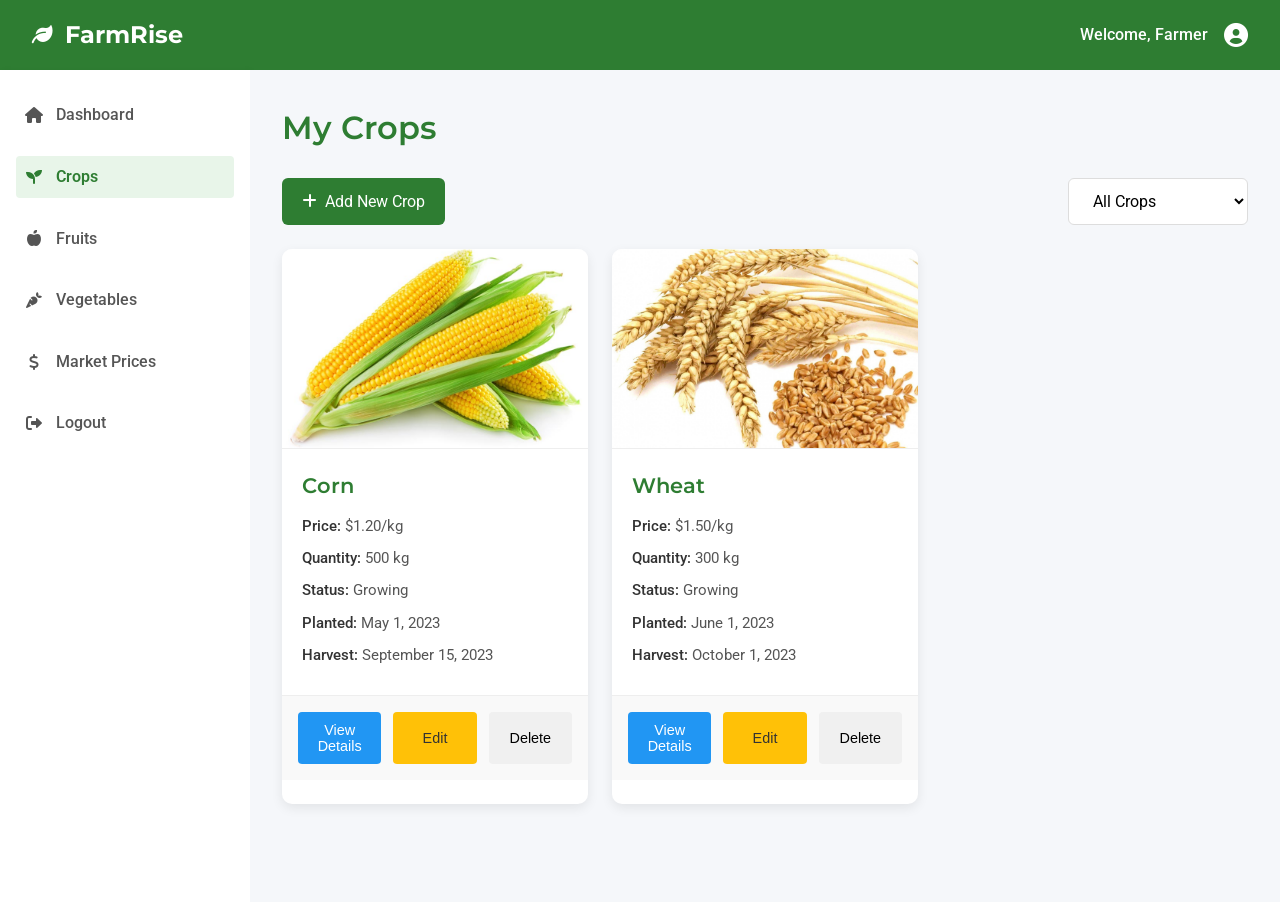
<file: Frontend/crop.html>
<!-- <!DOCTYPE html>
<html lang="en">
<head>
    <meta charset="UTF-8">
    <meta name="viewport" content="width=device-width, initial-scale=1.0">
    <title>FarmRise - Crops</title>
    <link rel="stylesheet" href="/Frontend/css/crop.css">
    <link href="https://fonts.googleapis.com/css2?family=Roboto:wght@400;700&family=Montserrat:wght@400;700&display=swap" rel="stylesheet">
    <script src="https://kit.fontawesome.com/your-fontawesome-kit.js" crossorigin="anonymous"></script>
</head>
<body>
    <header>
        <div class="logo">
            <i class="fas fa-leaf"></i>
            <span>FarmRise</span>
        </div>
        <div class="user-menu">
            <span>Welcome, Farmer John</span>
            <i class="fas fa-user-circle"></i>
        </div>
    </header>
    <div class="container">
        <nav>
            <ul>
                <li><a href="/Frontend/dashboard.html"><i class="fas fa-home"></i> Dashboard</a></li>
                <li><a href="/Frontend/crop.html" class="active"><i class="fas fa-seedling"></i> Crops</a></li>
                <li><a href="/Frontend/fruit.html" class="active"><i class="fas fa-seedling"></i> Fruits</a></li>
                <li><a href="/Frontend/vegetable.html" class="active"><i class="fas fa-seedling"></i> Vegetables</a></li> 
                <li><a href="/Frontend/marketprice.html"><i class="fas fa-dollar-sign"></i> Market Prices</a></li>
            </ul>
        </nav>
        <main class="crops-page">
            <h1>My Crops</h1>
            <div class="crop-actions">
                <button id="add-crop"><i class="fas fa-plus"></i> Add New Crop</button>
                <select id="filter-crops">
                    <option value="all">All Crops</option>
                    <option value="Growing">Growing</option>
                    <option value="Harvested">Harvested</option>
                </select>
            </div>
            <div class="crop-list">
                <div class="crop-item">
                    <img src="/Images/Crops/Maize.jpg" alt="Maize">
                    <div class="crop-info">
                        <h3>Corn</h3>
                        <p><strong>Status:</strong> Growing</p>
                        <p><strong>Planted:</strong> May 1, 2023</p>
                        <p><strong>Expected Harvest:</strong> September 15, 2023</p>
                    </div>
                    <div class="crop-actions">
                        <button class="view-details">View Details</button>
                        <button class="edit-crop">Edit</button>
                    </div>
                </div>
                <div class="crop-item">
                    <img src="/Images/Crops/Coffee.jpg" alt="Coffee">
                    <div class="crop-info">
                        <h3>Corn</h3>
                        <p><strong>Status:</strong> Growing</p>
                        <p><strong>Planted:</strong> May 1, 2023</p>
                        <p><strong>Expected Harvest:</strong> September 15, 2023</p>
                    </div>
                    <div class="crop-actions">
                        <button class="view-details">View Details</button>
                        <button class="edit-crop">Edit</button>
                    </div>
                    
                </div>
                <div class="crop-item">
                    <img src="/Images/Crops/Coconut.jpg" alt="Coconut">
                    <div class="crop-info">
                        <h3>Corn</h3>
                        <p><strong>Status:</strong> Growing</p>
                        <p><strong>Planted:</strong> May 1, 2023</p>
                        <p><strong>Expected Harvest:</strong> September 15, 2023</p>
                    </div>
                    <div class="crop-actions">
                        <button class="view-details">View Details</button>
                        <button class="edit-crop">Edit</button>
                    </div>
                </div>
                <div class="crop-item">
                    <img src="/Images/Crops/Sugarcane.jpg" alt="Sugarcane">
                    <div class="crop-info">
                        <h3>Corn</h3>
                        <p><strong>Status:</strong> Growing</p>
                        <p><strong>Planted:</strong> May 1, 2023</p>
                        <p><strong>Expected Harvest:</strong> September 15, 2023</p>
                    </div>
                    <div class="crop-actions">
                        <button class="view-details">View Details</button>
                        <button class="edit-crop">Edit</button>
                    </div>
                </div>
                <div class="crop-item">
                    <img src="/Images/Crops/Wheat.jpg" alt="Wheat">
                    <div class="crop-info">
                        <h3>Soybeans</h3>
                        <p><strong>Status:</strong> Growing</p>
                        <p><strong>Planted:</strong> June 1, 2023</p>
                        <p><strong>Expected Harvest:</strong> October 1, 2023</p>
                    </div>
                    <div class="crop-actions">
                        <button class="view-details">View Details</button>
                        <button class="edit-crop">Edit</button>
                    </div>
                </div>
                <div class="crop-item">
                    <img src="/Images/Crops/Rice.jpg" alt="Rice">
                    <div class="crop-info">
                        <h3>Wheat</h3>
                        <p><strong>Status:</strong> Harvested</p>
                        <p><strong>Planted:</strong> October 1, 2022</p>
                        <p><strong>Harvested:</strong> July 1, 2023</p>
                    </div>
                    <div class="crop-actions">
                        <button class="view-details">View Details</button>
                        <button class="edit-crop">Edit</button>
                    </div>
                </div>
            </div>
        </main>
    </div>
    <script src="/Frontend/js/crop.js"></script>
</body>
</html> -->

<!DOCTYPE html>
<html lang="en">
<head>
    <meta charset="UTF-8">
    <meta name="viewport" content="width=device-width, initial-scale=1.0">
    <title>FarmRise - Crops</title>
    <link rel="stylesheet" href="/Frontend/css/common.css">
    <link href="https://fonts.googleapis.com/css2?family=Roboto:wght@400;700&family=Montserrat:wght@400;700&display=swap" rel="stylesheet">
    <link rel="stylesheet" href="https://cdnjs.cloudflare.com/ajax/libs/font-awesome/6.0.0/css/all.min.css">
    <script type="module" src="/Frontend/js/common.js"></script>
</head>
<body>
    <header>
        <div class="logo">
            <i class="fas fa-leaf"></i>
            <span>FarmRise</span>
        </div>
        <div class="user-menu">
            <span id="welcome-message">Welcome, Farmer</span>
            <i class="fas fa-user-circle"></i>
        </div>
    </header>
    <div class="container">
        <nav>
            <ul>
                <li><a href="/Frontend/dashboard.html"><i class="fas fa-home"></i> Dashboard</a></li>
                <li><a href="/Frontend/crop.html" class="active"><i class="fas fa-seedling"></i> Crops</a></li>
                <li><a href="/Frontend/fruit.html"><i class="fas fa-apple-alt"></i> Fruits</a></li>
                <li><a href="/Frontend/vegetable.html"><i class="fas fa-carrot"></i> Vegetables</a></li> 
                <li><a href="/Frontend/marketprice.html"><i class="fas fa-dollar-sign"></i> Market Prices</a></li>
                <li><a href="/Frontend/index.html" id="logout-btn"><i class="fas fa-sign-out-alt"></i> Logout</a></li>
            </ul>
        </nav>
        <main class="products-page">
            <h1 class="page-title">My Crops</h1>
            <div class="product-actions">
                <button id="add-product" class="btn-primary"><i class="fas fa-plus"></i> Add New Crop</button>
                <select id="filter-products" class="filter-select">
                    <option value="all">All Crops</option>
                    <option value="Growing">Growing</option>
                    <option value="Harvested">Harvested</option>
                </select>
            </div>
            <div class="product-list">
                <!-- Sample items will be replaced by dynamic content -->
                <div class="product-item sample-item">
                    <img src="/Images/Crops/Maize.jpg" alt="Corn" onerror="this.src='/Images/placeholder.jpg'">
                    <div class="product-info">
                        <h3>Corn</h3>
                        <p><strong>Price:</strong> $1.20/kg</p>
                        <p><strong>Quantity:</strong> 500 kg</p>
                        <p><strong>Status:</strong> Growing</p>
                        <p><strong>Planted:</strong> May 1, 2023</p>
                        <p><strong>Harvest:</strong> September 15, 2023</p>
                    </div>
                    <div class="product-actions">
                        <button class="view-details btn-secondary">View Details</button>
                        <button class="edit-product btn-secondary">Edit</button>
                        <button class="delete-product btn-danger">Delete</button>
                    </div>
                </div>
                <div class="product-item sample-item">
                    <img src="/Images/Crops/Wheat.jpg" alt="Wheat" onerror="this.src='/Images/placeholder.jpg'">
                    <div class="product-info">
                        <h3>Wheat</h3>
                        <p><strong>Price:</strong> $1.50/kg</p>
                        <p><strong>Quantity:</strong> 300 kg</p>
                        <p><strong>Status:</strong> Growing</p>
                        <p><strong>Planted:</strong> June 1, 2023</p>
                        <p><strong>Harvest:</strong> October 1, 2023</p>
                    </div>
                    <div class="product-actions">
                        <button class="view-details btn-secondary">View Details</button>
                        <button class="edit-product btn-secondary">Edit</button>
                        <button class="delete-product btn-danger">Delete</button>
                    </div>
                </div>
                <!-- Dynamic content will be loaded here -->
            </div>
        </main>
    </div>

    <!-- Product Modal -->
    <div id="product-modal" class="modal">
        <div class="modal-content">
            <span class="close">&times;</span>
            <h2 id="modal-title">Add New Crop</h2>
            <form id="product-form">
                <div class="form-group">
                    <label for="product-name">Crop Name*</label>
                    <input type="text" id="product-name" required class="form-input">
                </div>
                <div class="form-group">
                    <label for="product-price">Price (per kg)*</label>
                    <input type="number" id="product-price" step="0.01" min="0" required class="form-input">
                </div>
                <div class="form-group">
                    <label for="product-quantity">Available Quantity (kg)*</label>
                    <input type="number" id="product-quantity" min="0" required class="form-input">
                </div>
                <div class="form-group">
                    <label for="product-image">Image URL*</label>
                    <input type="url" id="product-image" required class="form-input">
                </div>
                <div class="form-group">
                    <label for="planted-date">Planted Date*</label>
                    <input type="date" id="planted-date" required class="form-input">
                </div>
                <div class="form-group">
                    <label for="harvest-date">Expected Harvest Date</label>
                    <input type="date" id="harvest-date" class="form-input">
                </div>
                <div class="form-group">
                    <label for="product-status">Status*</label>
                    <select id="product-status" required class="form-input">
                        <option value="Growing">Growing</option>
                        <option value="Harvested">Harvested</option>
                    </select>
                </div>
                <button type="submit" class="submit-btn">Save Crop</button>
            </form>
        </div>
    </div>
</body>
</html>
</file>
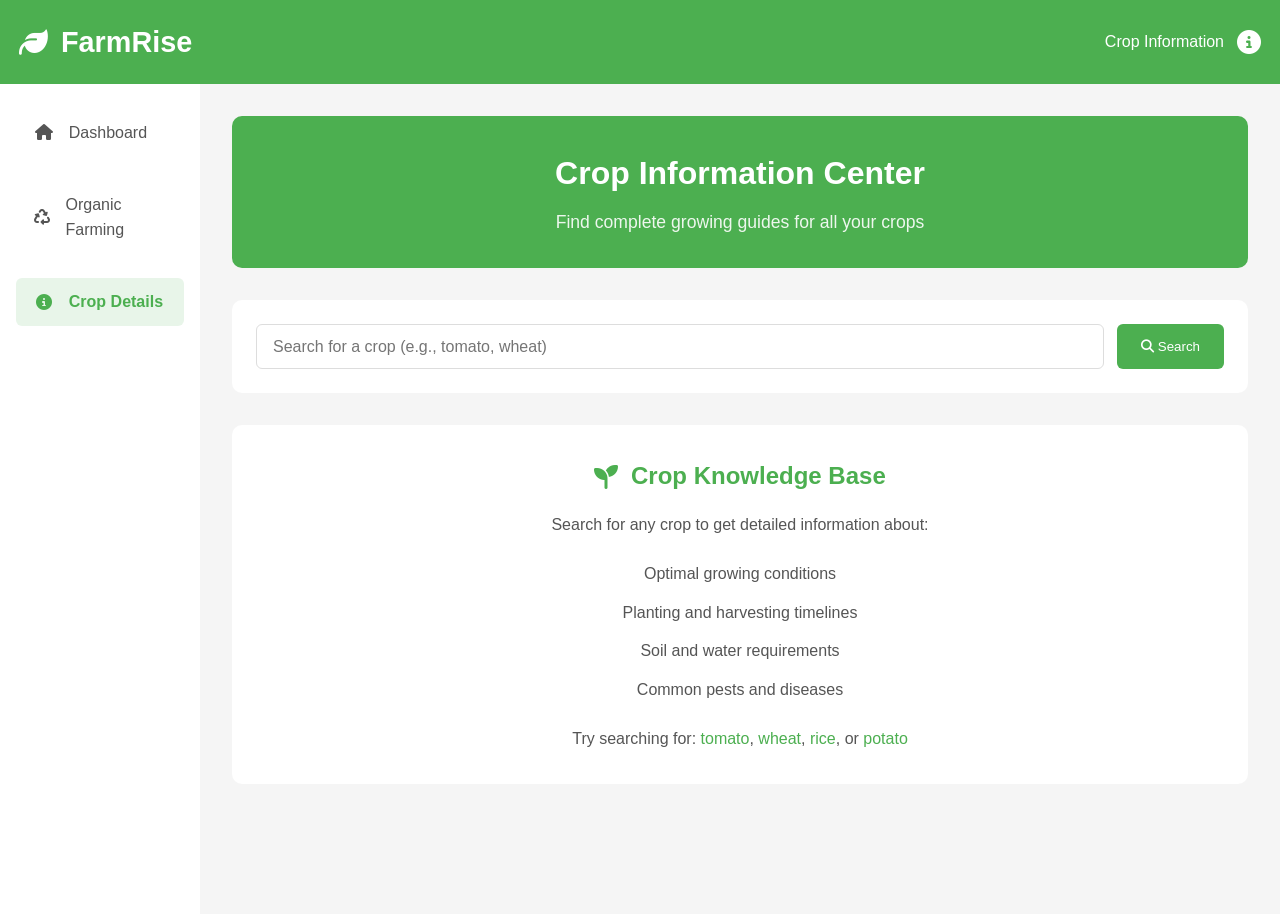
<file: Frontend/farming.html>
<!DOCTYPE html>
<html lang="en">
<head>
    <meta charset="UTF-8">
    <meta name="viewport" content="width=device-width, initial-scale=1.0">
    <title>FarmRise - Crop Information</title>
    <link rel="stylesheet" href="/Frontend/css/farming.css">
    <link rel="stylesheet" href="https://cdnjs.cloudflare.com/ajax/libs/font-awesome/6.4.0/css/all.min.css">
</head>
<body>
    <header>
        <div class="logo">
            <i class="fas fa-leaf"></i>
            <span>FarmRise</span>
        </div>
        <div class="user-menu">
            <span>Crop Information</span>
            <i class="fas fa-info-circle"></i>
        </div>
    </header>
    <div class="container">
        <nav>
            <ul>
                <li><a href="/Frontend/dashboard.html"><i class="fas fa-home"></i> Dashboard</a></li>
                <li><a href="/Frontend/organic.html"><i class="fas fa-recycle"></i> Organic Farming</a></li>
                <li><a href="/Frontend/farming.html" class="active"><i class="fas fa-info-circle"></i> Crop Details</a></li>
            </ul>
        </nav>
        <main>
            <div class="hero-banner">
                <h1>Crop Information Center</h1>
                <p>Find complete growing guides for all your crops</p>
            </div>

            <div class="search-section">
                <div class="search-container">
                    <input type="text" id="crop-search" placeholder="Search for a crop (e.g., tomato, wheat)">
                    <button id="search-btn"><i class="fas fa-search"></i> Search</button>
                </div>
            </div>

            <div class="results-container" id="results-container">
                <!-- Default content before search -->
                <div class="welcome-message">
                    <h2><i class="fas fa-seedling"></i> Crop Knowledge Base</h2>
                    <p>Search for any crop to get detailed information about:</p>
                    <ul>
                        <li>Optimal growing conditions</li>
                        <li>Planting and harvesting timelines</li>
                        <li>Soil and water requirements</li>
                        <li>Common pests and diseases</li>
                    </ul>
                    <div class="popular-searches">
                        <p>Try searching for: <span>tomato</span>, <span>wheat</span>, <span>rice</span>, or <span>potato</span></p>
                    </div>
                </div>

                <!-- Results will be inserted here by JavaScript -->
            </div>
        </main>
    </div>
    <script src="/Frontend/js/farming.js"></script>
</body>
</html>
</file>
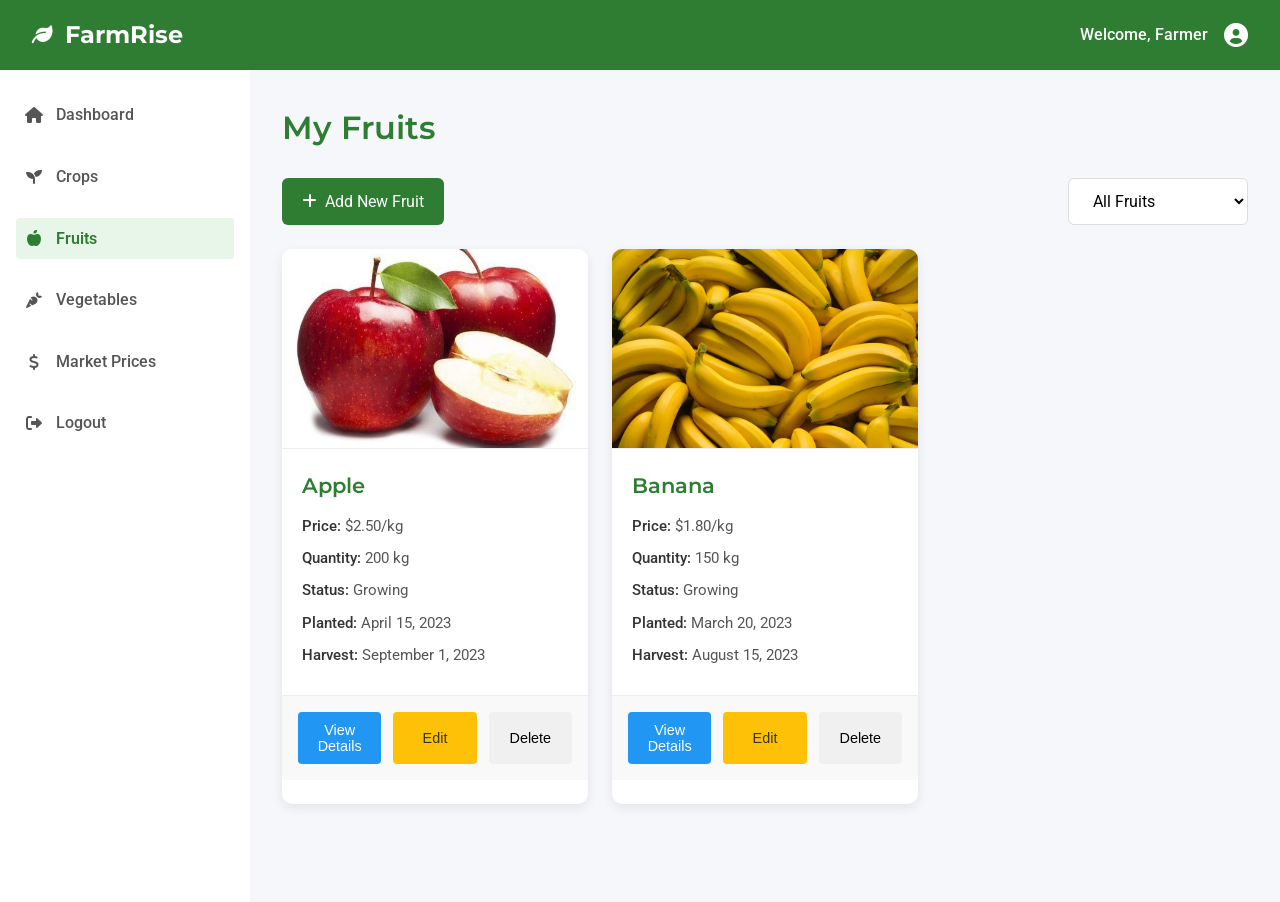
<file: Frontend/fruit.html>
<!-- <!DOCTYPE html>
<html lang="en">
<head>
    <meta charset="UTF-8">
    <meta name="viewport" content="width=device-width, initial-scale=1.0">
    <title>FarmRise - Crops</title>
    <link rel="stylesheet" href="/Frontend/css/crop.css">
    <link href="https://fonts.googleapis.com/css2?family=Roboto:wght@400;700&family=Montserrat:wght@400;700&display=swap" rel="stylesheet">
    <script src="https://kit.fontawesome.com/your-fontawesome-kit.js" crossorigin="anonymous"></script>
</head>
<body>
    <header>
        <div class="logo">
            <i class="fas fa-leaf"></i>
            <span>FarmRise</span>
        </div>
        <div class="user-menu">
            <span>Welcome, Farmer John</span>
            <i class="fas fa-user-circle"></i>
        </div>
    </header>
    <div class="container">
        <nav>
            <ul>
                <li><a href="/Frontend/dashboard.html"><i class="fas fa-home"></i> Dashboard</a></li>
                <li><a href="/Frontend/crop.html" class="active"><i class="fas fa-seedling"></i> Crops</a></li>
                <li><a href="fruit.html" class="active"><i class="fas fa-seedling"></i> Fruits</a></li>
                <li><a href="/Frontend/vegetable.html" class="active"><i class="fas fa-seedling"></i> Vegetables</a></li>                 
                <li><a href="/Frontend/marketprice.html"><i class="fas fa-dollar-sign"></i> Market Prices</a></li>

            </ul>
        </nav>
        <main class="crops-page">
            <h1>My Crops</h1>
            <div class="crop-actions">
                <button id="add-crop"><i class="fas fa-plus"></i> Add New Crop</button>
                <select id="filter-crops">
                    <option value="all">All Crops</option>
                    <option value="Growing">Growing</option>
                    <option value="Harvested">Harvested</option>
                </select>
            </div>
            <div class="crop-list">
                <div class="crop-item">
                    <img src="/Images/Fruits/Apple.jpg" alt="Apple">
                    <div class="crop-info">
                        <h3>Apple</h3>
                        <p><strong>Status:</strong> Growing</p>
                        <p><strong>Planted:</strong> May 1, 2023</p>
                        <p><strong>Expected Harvest:</strong> September 15, 2023</p>
                    </div>
                    <div class="crop-actions">
                        <button class="view-details">View Details</button>
                        <button class="edit-crop">Edit</button>
                    </div>
                </div>
                <div class="crop-item">
                    <img src="/Images/Fruits/Bananas.jpg" alt="Bananas">
                    <div class="crop-info">
                        <h3>Bananas</h3>
                        <p><strong>Status:</strong> Growing</p>
                        <p><strong>Planted:</strong> May 1, 2023</p>
                        <p><strong>Expected Harvest:</strong> September 15, 2023</p>
                    </div>
                    <div class="crop-actions">
                        <button class="view-details">View Details</button>
                        <button class="edit-crop">Edit</button>
                    </div>
                    
                </div>
                <div class="crop-item">
                    <img src="/Images/Fruits/custartapple.cms" alt="custartapple">
                    <div class="crop-info">
                        <h3>custartapple</h3>
                        <p><strong>Status:</strong> Growing</p>
                        <p><strong>Planted:</strong> May 1, 2023</p>
                        <p><strong>Expected Harvest:</strong> September 15, 2023</p>
                    </div>
                    <div class="crop-actions">
                        <button class="view-details">View Details</button>
                        <button class="edit-crop">Edit</button>
                    </div>
                </div>
                <div class="crop-item">
                    <img src="/Images/Fruits/Green Grapes.jpg" alt="Green Grapes">
                    <div class="crop-info">
                        <h3>Green Grapes</h3>
                        <p><strong>Status:</strong> Growing</p>
                        <p><strong>Planted:</strong> May 1, 2023</p>
                        <p><strong>Expected Harvest:</strong> September 15, 2023</p>
                    </div>
                    <div class="crop-actions">
                        <button class="view-details">View Details</button>
                        <button class="edit-crop">Edit</button>
                    </div>
                </div>
                <div class="crop-item">
                    <img src="/Images/Fruits/Mango.jpg" alt="Mango">
                    <div class="crop-info">
                        <h3>Mango</h3>
                        <p><strong>Status:</strong> Growing</p>
                        <p><strong>Planted:</strong> June 1, 2023</p>
                        <p><strong>Expected Harvest:</strong> October 1, 2023</p>
                    </div>
                    <div class="crop-actions">
                        <button class="view-details">View Details</button>
                        <button class="edit-crop">Edit</button>
                    </div>
                </div>
                <div class="crop-item">
                    <img src="/Images/Fruits/orange.jpg" alt="Orange">
                    <div class="crop-info">
                        <h3>Orange</h3>
                        <p><strong>Status:</strong> Harvested</p>
                        <p><strong>Planted:</strong> October 1, 2022</p>
                        <p><strong>Harvested:</strong> July 1, 2023</p>
                    </div>
                    <div class="crop-actions">
                        <button class="view-details">View Details</button>
                        <button class="edit-crop">Edit</button>
                    </div>
                </div>
                <div class="crop-item">
                    <img src="/Images/Fruits/strawberry.jpg" alt="Strawberry">
                    <div class="crop-info">
                        <h3>Strawberry</h3>
                        <p><strong>Status:</strong> Harvested</p>
                        <p><strong>Planted:</strong> October 1, 2022</p>
                        <p><strong>Harvested:</strong> July 1, 2023</p>
                    </div>
                    <div class="crop-actions">
                        <button class="view-details">View Details</button>
                        <button class="edit-crop">Edit</button>
                    </div>
                </div>
            </div>
        </main>
    </div>
    <script src="/Frontend/js/crop.js"></script>
</body>
</html> -->
<!DOCTYPE html>
<html lang="en">
<head>
    <meta charset="UTF-8">
    <meta name="viewport" content="width=device-width, initial-scale=1.0">
    <title>FarmRise - Fruits</title>
    <link rel="stylesheet" href="/Frontend/css/common.css">
    <link href="https://fonts.googleapis.com/css2?family=Roboto:wght@400;700&family=Montserrat:wght@400;700&display=swap" rel="stylesheet">
    <link rel="stylesheet" href="https://cdnjs.cloudflare.com/ajax/libs/font-awesome/6.0.0/css/all.min.css">
    <script type="module" src="/Frontend/js/common.js"></script>
</head>
<body>
    <header>
        <div class="logo">
            <i class="fas fa-leaf"></i>
            <span>FarmRise</span>
        </div>
        <div class="user-menu">
            <span>Welcome, Farmer</span>
            <i class="fas fa-user-circle"></i>
        </div>
    </header>
    <div class="container">
        <nav>
            <ul>
                <li><a href="/Frontend/dashboard.html"><i class="fas fa-home"></i> Dashboard</a></li>
                <li><a href="/Frontend/crop.html"><i class="fas fa-seedling"></i> Crops</a></li>
                <li><a href="/Frontend/fruit.html" class="active"><i class="fas fa-apple-alt"></i> Fruits</a></li>
                <li><a href="/Frontend/vegetable.html"><i class="fas fa-carrot"></i> Vegetables</a></li> 
                <li><a href="/Frontend/marketprice.html"><i class="fas fa-dollar-sign"></i> Market Prices</a></li>
                <li><a href="/Frontend/index.html" id="logout-btn"><i class="fas fa-sign-out-alt"></i> Logout</a></li>
            </ul>
        </nav>
        <main class="products-page">
            <h1 class="page-title">My Fruits</h1>
            <div class="product-actions">
                <button id="add-product"><i class="fas fa-plus"></i> Add New Fruit</button>
                <select id="filter-products">
                    <option value="all">All Fruits</option>
                    <option value="Growing">Growing</option>
                    <option value="Harvested">Harvested</option>
                </select>
            </div>
            <div class="product-list">
                <!-- Default fruits will be loaded automatically -->
                <div class="product-item">
                    <img src="/Images/Fruits/Apple.jpg" alt="Apple">
                    <div class="product-info">
                        <h3>Apple</h3>
                        <p><strong>Price:</strong> $2.50/kg</p>
                        <p><strong>Quantity:</strong> 200 kg</p>
                        <p><strong>Status:</strong> Growing</p>
                        <p><strong>Planted:</strong> April 15, 2023</p>
                        <p><strong>Harvest:</strong> September 1, 2023</p>
                    </div>
                    <div class="product-actions">
                        <button class="view-details">View Details</button>
                        <button class="edit-product">Edit</button>
                        <button class="delete-product">Delete</button>
                    </div>
                </div>
                <div class="product-item">
                    <img src="/Images/Fruits/Bananas.jpg" alt="Banana">
                    <div class="product-info">
                        <h3>Banana</h3>
                        <p><strong>Price:</strong> $1.80/kg</p>
                        <p><strong>Quantity:</strong> 150 kg</p>
                        <p><strong>Status:</strong> Growing</p>
                        <p><strong>Planted:</strong> March 20, 2023</p>
                        <p><strong>Harvest:</strong> August 15, 2023</p>
                    </div>
                    <div class="product-actions">
                        <button class="view-details">View Details</button>
                        <button class="edit-product">Edit</button>
                        <button class="delete-product">Delete</button>
                    </div>
                </div>
                <!-- More fruits will be loaded from Firebase -->
            </div>
        </main>
    </div>

    <!-- Product Modal -->
    <div id="product-modal" class="modal">
        <div class="modal-content">
            <span class="close">&times;</span>
            <h2>Add New Fruit</h2>
            <form id="product-form">
                <div class="form-group">
                    <label for="product-name">Fruit Name*</label>
                    <input type="text" id="product-name" required>
                </div>
                <div class="form-group">
                    <label for="product-price">Price (per kg)*</label>
                    <input type="number" id="product-price" step="0.01" min="0" required>
                </div>
                <div class="form-group">
                    <label for="product-quantity">Available Quantity (kg)*</label>
                    <input type="number" id="product-quantity" min="0" required>
                </div>
                <div class="form-group">
                    <label for="product-image">Image URL*</label>
                    <input type="url" id="product-image" required>
                </div>
                <div class="form-group">
                    <label for="planted-date">Planted Date*</label>
                    <input type="date" id="planted-date" required>
                </div>
                <div class="form-group">
                    <label for="harvest-date">Expected Harvest Date</label>
                    <input type="date" id="harvest-date">
                </div>
                <div class="form-group">
                    <label for="product-status">Status*</label>
                    <select id="product-status" required>
                        <option value="Growing">Growing</option>
                        <option value="Harvested">Harvested</option>
                    </select>
                </div>
                <button type="submit" class="submit-btn">Save Fruit</button>
            </form>
        </div>
    </div>

    <script type="module">
        import { auth } from '/Frontend/js/firebase-config.js';
        import { signOut } from "firebase/auth";
        
        document.getElementById('logout-btn').addEventListener('click', async () => {
            try {
                await signOut(auth);
                window.location.href = '/Frontend/login.html';
            } catch (error) {
                console.error("Logout error:", error);
                alert("Error during logout. Please try again.");
            }
        });
    </script>
</body>
</html>
</file>
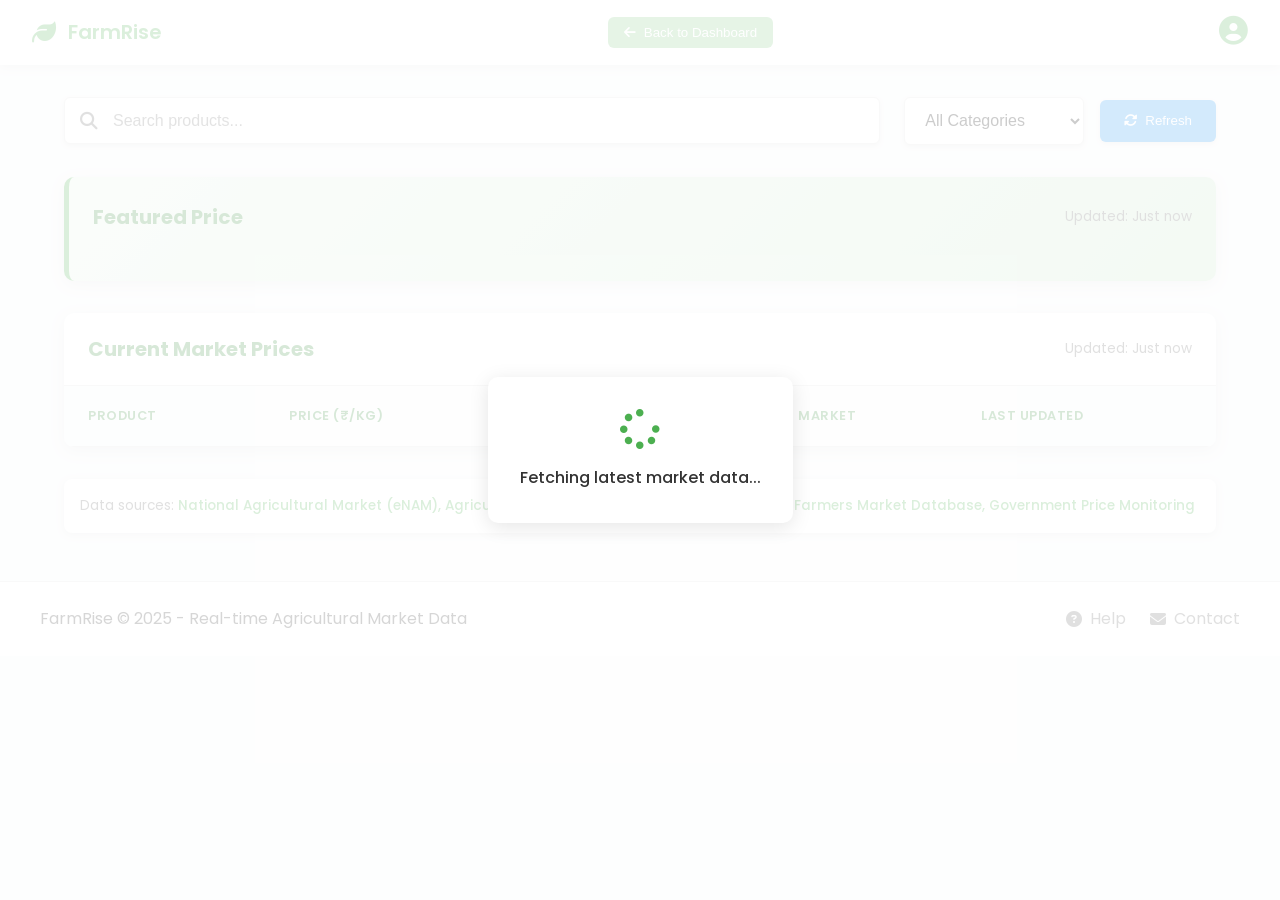
<file: Frontend/marketprice.html>
<!DOCTYPE html>
<html lang="en">
<head>
    <meta charset="UTF-8">
    <meta name="viewport" content="width=device-width, initial-scale=1.0">
    <title>FarmRise - Market Prices</title>
    <link href="https://fonts.googleapis.com/css2?family=Poppins:wght@400;500;600&display=swap" rel="stylesheet">
    <link rel="stylesheet" href="https://cdnjs.cloudflare.com/ajax/libs/font-awesome/6.4.0/css/all.min.css">
    <link rel="stylesheet" href="/Frontend/css/marketprice.css">
</head>
<body>
    <header class="header">
        <div class="logo">
            <i class="fas fa-leaf"></i>
            <span>FarmRise</span>
        </div>
        <button class="back-button" onclick="window.location.href='/Frontend/dashboard.html'">
            <i class="fas fa-arrow-left"></i>
            Back to Dashboard
        </button>
        <div class="profile">
            <i class="fas fa-user-circle"></i>
        </div>
    </header>

    <main class="container">
        <div class="controls">
            <div class="search-box">
                <input type="text" id="searchInput" placeholder="Search products...">
                <i class="fas fa-search search-icon"></i>
            </div>
            <div class="filter-group">
                <select id="categoryFilter" class="filter-dropdown">
                    <option value="all">All Categories</option>
                    <option value="vegetables">Vegetables</option>
                    <option value="fruits">Fruits</option>
                    <option value="crops">Crops</option>
                </select>
                <button id="refreshBtn" class="refresh-btn">
                    <i class="fas fa-sync-alt"></i> Refresh
                </button>
            </div>
        </div>

        <div class="price-display">
            <div class="price-card featured">
                <div class="price-header">
                    <h3>Featured Price</h3>
                    <span class="update-time">Updated: <span id="featuredUpdateTime">Just now</span></span>
                </div>
                <div class="featured-product" id="featuredProduct">
                    <!-- Featured product will be loaded here -->
                </div>
            </div>

            <div class="table-container">
                <div class="table-header">
                    <h3>Current Market Prices</h3>
                    <span class="update-time">Updated: <span id="lastUpdateTime">Just now</span></span>
                </div>
                <table id="priceTable">
                    <thead>
                        <tr>
                            <th>Product</th>
                            <th>Price (₹/kg)</th>
                            <th>Change (24h)</th>
                            <th>Market</th>
                            <th>Last Updated</th>
                        </tr>
                    </thead>
                    <tbody id="priceTableBody">
                        <!-- Table content will be populated by JavaScript -->
                    </tbody>
                </table>
            </div>
        </div>

        <div class="data-sources">
            <p>Data sources: <span id="dataSources">Loading sources...</span></p>
        </div>
    </main>

    <footer class="footer">
        <div class="footer-content">
            <p>FarmRise © 2025 - Real-time Agricultural Market Data</p>
            <div class="footer-links">
                <a href="#" class="support-link"><i class="fas fa-question-circle"></i> Help</a>
                <a href="#" class="support-link"><i class="fas fa-envelope"></i> Contact</a>
            </div>
        </div>
    </footer>

    <!-- Loading overlay -->
    <div class="loading-overlay" id="loadingOverlay">
        <div class="loading-content">
            <i class="fas fa-spinner fa-spin"></i>
            <p>Fetching latest market data...</p>
        </div>
    </div>

    <script src="/Frontend/js/marketprice.js"></script>
</body>
</html>
</file>
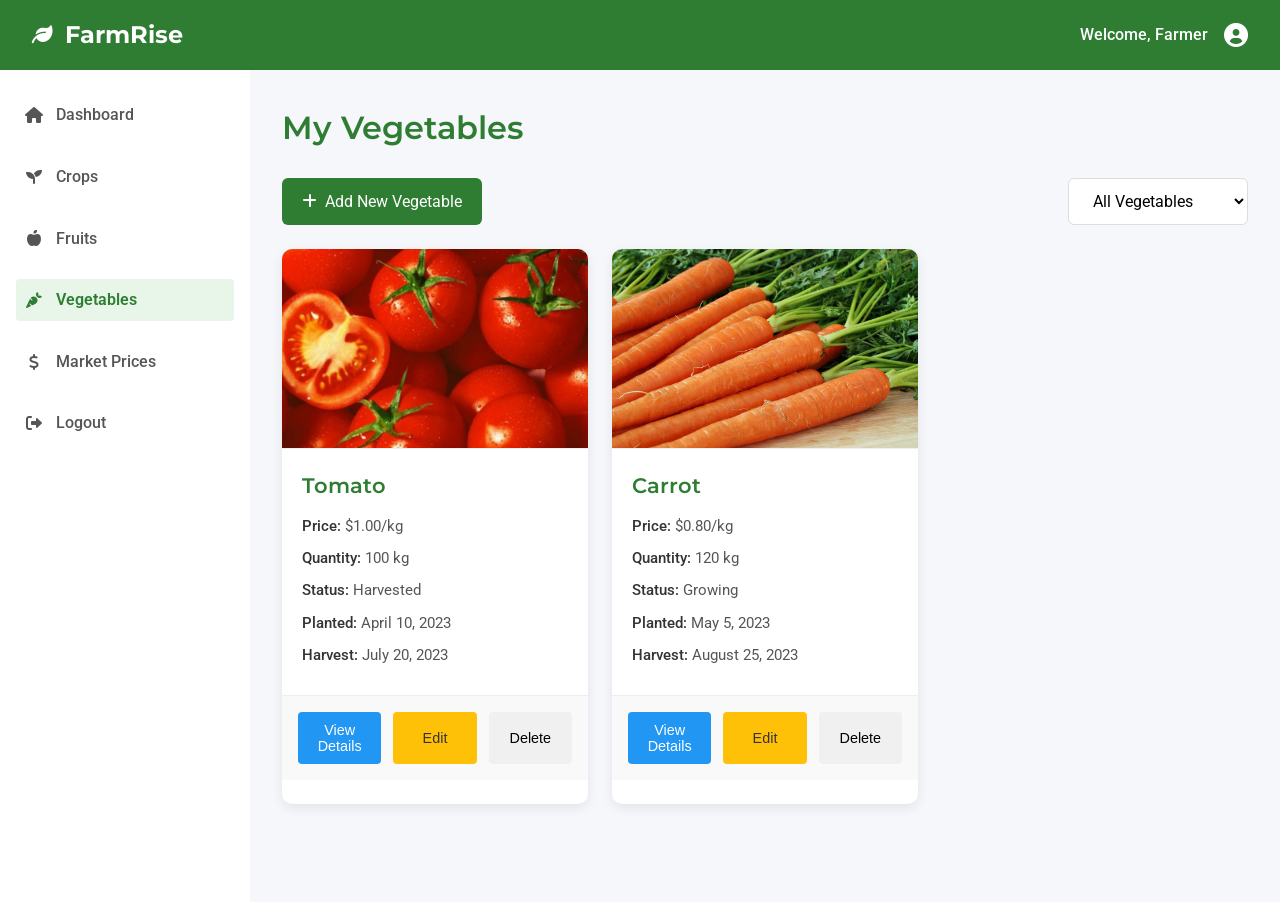
<file: Frontend/vegetable.html>
<!DOCTYPE html>
<html lang="en">
<head>
    <meta charset="UTF-8">
    <meta name="viewport" content="width=device-width, initial-scale=1.0">
    <title>FarmRise - Vegetables</title>
    <link rel="stylesheet" href="/Frontend/css/common.css">
    <link href="https://fonts.googleapis.com/css2?family=Roboto:wght@400;700&family=Montserrat:wght@400;700&display=swap" rel="stylesheet">
    <link rel="stylesheet" href="https://cdnjs.cloudflare.com/ajax/libs/font-awesome/6.0.0/css/all.min.css">
    <script type="module" src="/Frontend/js/common.js"></script>
</head>
<body>
    <header>
        <div class="logo">
            <i class="fas fa-leaf"></i>
            <span>FarmRise</span>
        </div>
        <div class="user-menu">
            <span>Welcome, Farmer</span>
            <i class="fas fa-user-circle"></i>
        </div>
    </header>
    <div class="container">
        <nav>
            <ul>
                <li><a href="/Frontend/dashboard.html"><i class="fas fa-home"></i> Dashboard</a></li>
                <li><a href="/Frontend/crop.html"><i class="fas fa-seedling"></i> Crops</a></li>
                <li><a href="/Frontend/fruit.html"><i class="fas fa-apple-alt"></i> Fruits</a></li>
                <li><a href="/Frontend/vegetable.html" class="active"><i class="fas fa-carrot"></i> Vegetables</a></li> 
                <li><a href="/Frontend/marketprice.html"><i class="fas fa-dollar-sign"></i> Market Prices</a></li>
                <li><a href="/Frontend/index.html" id="logout-btn"><i class="fas fa-sign-out-alt"></i> Logout</a></li>
            </ul>
        </nav>
        <main class="products-page">
            <h1 class="page-title">My Vegetables</h1>
            <div class="product-actions">
                <button id="add-product"><i class="fas fa-plus"></i> Add New Vegetable</button>
                <select id="filter-products">
                    <option value="all">All Vegetables</option>
                    <option value="Growing">Growing</option>
                    <option value="Harvested">Harvested</option>
                </select>
            </div>
            <div class="product-list">
                <!-- Default vegetables will be loaded automatically -->
                <div class="product-item">
                    <img src="/Images/Vegetables/Tomato.jpg" alt="Tomato">
                    <div class="product-info">
                        <h3>Tomato</h3>
                        <p><strong>Price:</strong> $1.00/kg</p>
                        <p><strong>Quantity:</strong> 100 kg</p>
                        <p><strong>Status:</strong> Harvested</p>
                        <p><strong>Planted:</strong> April 10, 2023</p>
                        <p><strong>Harvest:</strong> July 20, 2023</p>
                    </div>
                    <div class="product-actions">
                        <button class="view-details">View Details</button>
                        <button class="edit-product">Edit</button>
                        <button class="delete-product">Delete</button>
                    </div>
                </div>
                <div class="product-item">
                    <img src="/Images/Vegetables/Carrot.jpg" alt="Carrot">
                    <div class="product-info">
                        <h3>Carrot</h3>
                        <p><strong>Price:</strong> $0.80/kg</p>
                        <p><strong>Quantity:</strong> 120 kg</p>
                        <p><strong>Status:</strong> Growing</p>
                        <p><strong>Planted:</strong> May 5, 2023</p>
                        <p><strong>Harvest:</strong> August 25, 2023</p>
                    </div>
                    <div class="product-actions">
                        <button class="view-details">View Details</button>
                        <button class="edit-product">Edit</button>
                        <button class="delete-product">Delete</button>
                    </div>
                </div>
                <!-- More vegetables will be loaded from Firebase -->
            </div>
        </main>
    </div>

    <!-- Product Modal -->
    <div id="product-modal" class="modal">
        <div class="modal-content">
            <span class="close">&times;</span>
            <h2>Add New Vegetable</h2>
            <form id="product-form">
                <div class="form-group">
                    <label for="product-name">Vegetable Name*</label>
                    <input type="text" id="product-name" required>
                </div>
                <div class="form-group">
                    <label for="product-price">Price (per kg)*</label>
                    <input type="number" id="product-price" step="0.01" min="0" required>
                </div>
                <div class="form-group">
                    <label for="product-quantity">Available Quantity (kg)*</label>
                    <input type="number" id="product-quantity" min="0" required>
                </div>
                <div class="form-group">
                    <label for="product-image">Image URL*</label>
                    <input type="url" id="product-image" required>
                </div>
                <div class="form-group">
                    <label for="planted-date">Planted Date*</label>
                    <input type="date" id="planted-date" required>
                </div>
                <div class="form-group">
                    <label for="harvest-date">Expected Harvest Date</label>
                    <input type="date" id="harvest-date">
                </div>
                <div class="form-group">
                    <label for="product-status">Status*</label>
                    <select id="product-status" required>
                        <option value="Growing">Growing</option>
                        <option value="Harvested">Harvested</option>
                    </select>
                </div>
                <button type="submit" class="submit-btn">Save Vegetable</button>
            </form>
        </div>
    </div>

    <script type="module">
        import { auth } from '/Frontend/js/firebase-config.js';
        import { signOut } from "firebase/auth";
        
        document.getElementById('logout-btn').addEventListener('click', async () => {
            try {
                await signOut(auth);
                window.location.href = '/Frontend/login.html';
            } catch (error) {
                console.error("Logout error:", error);
                alert("Error during logout. Please try again.");
            }
        });
    </script>
</body>
</html>
</file>
<file: Frontend/css/common.css>
/* * {
    margin: 0;
    padding: 0;
    box-sizing: border-box;
}

body {
    font-family: 'Roboto', sans-serif;
    background-color: #F5F5F5;
    color: #333333;
}

header {
    background-color: #4CAF50;
    color: white;
    padding: 1rem;
    display: flex;
    justify-content: space-between;
    align-items: center;
}

.logo {
    font-family: 'Montserrat', sans-serif;
    font-size: 1.5rem;
    font-weight: bold;
}

.logo i {
    margin-right: 0.5rem;
}

.user-menu {
    display: flex;
    align-items: center;
}

.user-menu span {
    margin-right: 0.5rem;
}

.container {
    display: flex;
    min-height: calc(100vh - 60px);
}

nav {
    width: 200px;
    background-color: white;
    padding: 1rem;
}

nav ul {
    list-style-type: none;
}

nav ul li {
    margin-bottom: 1rem;
}

nav ul li a {
    color: #333333;
    text-decoration: none;
    display: flex;
    align-items: center;
    font-weight: 500;
}

nav ul li a i {
    margin-right: 0.5rem;
}

nav ul li a.active {
    color: #4CAF50;
    font-weight: bold;
}

main {
    flex: 1;
    padding: 1rem;
}

.crops-page h1 {
    font-family: 'Montserrat', sans-serif;
    font-size: 2rem;
    margin-bottom: 1rem;
    color: #4CAF50;
}

.crop-actions {
    display: flex;
    justify-content: space-between;
    margin-bottom: 1rem;
}

#add-crop, #filter-crops {
    padding: 0.5rem 1rem;
    font-size: 1rem;
    border-radius: 4px;
}

#add-crop {
    background-color: #4CAF50;
    color: white;
    border: none;
    cursor: pointer;
    transition: background-color 0.3s ease;
}

#add-crop:hover {
    background-color: #45a049;
}

#filter-crops {
    background-color: white;
    border: 1px solid #ccc;
}

.crop-list {
    display: grid;
    grid-template-columns: repeat(auto-fit, minmax(300px, 1fr));
    gap: 1rem;
}

.crop-item {
    background-color: white;
    border-radius: 8px;
    overflow: hidden;
    box-shadow: 0 4px 6px rgba(0, 0, 0, 0.1);
    transition: transform 0.3s ease;
}

.crop-item:hover {
    transform: translateY(-5px);
}

.crop-item img {
    width: 100%;
    height: 200px;
    object-fit: cover;
}

.crop-info {
    padding: 1rem;
}

.crop-info h3 {
    font-family: 'Montserrat', sans-serif;
    font-size: 1.2rem;
    margin-bottom: 0.5rem;
    color: #4CAF50;
}

.crop-info p {
    margin-bottom: 0.25rem;
    font-size: 0.9rem;
}

.crop-item .crop-actions {
    padding: 1rem;
    display: flex;
    justify-content: space-between;
}

.crop-item .crop-actions button {
    padding: 0.5rem 1rem;
    font-size: 0.9rem;
    background-color: #f0f0f0;
    border: none;
    border-radius: 4px;
    cursor: pointer;
    transition: background-color 0.3s ease;
}

.crop-item .crop-actions button:hover {
    background-color: #e0e0e0;
}

@media (max-width: 768px) {
    .container {
        flex-direction: column;
    }

    nav {
        width: 100%;
    }

    nav ul {
        display: flex;
        justify-content: space-between;
    }

    nav ul li {
        margin-bottom: 0;
    }

    nav ul li a {
        flex-direction: column;
        align-items: center;
        font-size: 0.8rem;
    }

    nav ul li a i {
        margin-right: 0;
        margin-bottom: 0.25rem;
    }

    .crop-actions {
        flex-direction: column;
        gap: 1rem;
    }

    #add-crop, #filter-crops {
        width: 100%;
    }
} */

/* Common Styles */
* {
    margin: 0;
    padding: 0;
    box-sizing: border-box;
}

body {
    font-family: 'Roboto', sans-serif;
    background-color: #f5f7fa;
    color: #333;
    line-height: 1.6;
}

header {
    background-color: #2e7d32;
    color: white;
    padding: 1rem 2rem;
    display: flex;
    justify-content: space-between;
    align-items: center;
    box-shadow: 0 2px 5px rgba(0,0,0,0.1);
}

.logo {
    font-family: 'Montserrat', sans-serif;
    font-size: 1.5rem;
    font-weight: bold;
    display: flex;
    align-items: center;
}

.logo i {
    margin-right: 0.75rem;
    font-size: 1.3rem;
}

.user-menu {
    display: flex;
    align-items: center;
    gap: 1rem;
}

.user-menu span {
    font-weight: 500;
}

.user-menu i {
    font-size: 1.5rem;
}

.container {
    display: flex;
    min-height: calc(100vh - 68px);
}

nav {
    width: 250px;
    background-color: white;
    padding: 1.5rem 1rem;
    box-shadow: 2px 0 5px rgba(0,0,0,0.05);
}

nav ul {
    list-style-type: none;
}

nav ul li {
    margin-bottom: 1.25rem;
}

nav ul li a {
    color: #555;
    text-decoration: none;
    display: flex;
    align-items: center;
    font-weight: 500;
    padding: 0.5rem;
    border-radius: 4px;
    transition: all 0.3s ease;
}

nav ul li a i {
    margin-right: 0.75rem;
    width: 20px;
    text-align: center;
}

nav ul li a.active, nav ul li a:hover {
    color: #2e7d32;
    background-color: #e8f5e9;
    font-weight: 600;
}

main {
    flex: 1;
    padding: 2rem;
    background-color: #f5f7fa;
}

.page-title {
    font-family: 'Montserrat', sans-serif;
    font-size: 2rem;
    margin-bottom: 1.5rem;
    color: #2e7d32;
    font-weight: 600;
}

.product-actions {
    display: flex;
    justify-content: space-between;
    margin-bottom: 1.5rem;
    gap: 1rem;
}

#add-product, #filter-products {
    padding: 0.75rem 1.25rem;
    font-size: 1rem;
    border-radius: 6px;
    font-family: 'Roboto', sans-serif;
}

#add-product {
    background-color: #2e7d32;
    color: white;
    border: none;
    cursor: pointer;
    transition: all 0.3s ease;
    display: flex;
    align-items: center;
    gap: 0.5rem;
}

#add-product:hover {
    background-color: #1b5e20;
    transform: translateY(-2px);
    box-shadow: 0 2px 8px rgba(46, 125, 50, 0.3);
}

#filter-products {
    background-color: white;
    border: 1px solid #ddd;
    min-width: 180px;
}

.product-list {
    display: grid;
    grid-template-columns: repeat(auto-fill, minmax(300px, 1fr));
    gap: 1.5rem;
}

.product-item {
    background-color: white;
    border-radius: 10px;
    overflow: hidden;
    box-shadow: 0 4px 12px rgba(0, 0, 0, 0.08);
    transition: all 0.3s ease;
    display: flex;
    flex-direction: column;
}

.product-item:hover {
    transform: translateY(-5px);
    box-shadow: 0 6px 16px rgba(0, 0, 0, 0.12);
}

.product-item img {
    width: 100%;
    height: 200px;
    object-fit: cover;
    border-bottom: 1px solid #eee;
}

.product-info {
    padding: 1.25rem;
    flex-grow: 1;
}

.product-info h3 {
    font-family: 'Montserrat', sans-serif;
    font-size: 1.3rem;
    margin-bottom: 0.75rem;
    color: #2e7d32;
    font-weight: 600;
}

.product-info p {
    margin-bottom: 0.5rem;
    font-size: 0.95rem;
    color: #555;
}

.product-info p strong {
    color: #333;
    font-weight: 500;
}

.product-item .product-actions {
    padding: 1rem;
    display: flex;
    justify-content: space-between;
    gap: 0.75rem;
    border-top: 1px solid #eee;
    background-color: #f9f9f9;
}

.product-item .product-actions button {
    padding: 0.6rem 1rem;
    font-size: 0.9rem;
    background-color: #f0f0f0;
    border: none;
    border-radius: 4px;
    cursor: pointer;
    transition: all 0.2s ease;
    flex: 1;
    display: flex;
    align-items: center;
    justify-content: center;
    gap: 0.5rem;
}

.product-item .product-actions button:hover {
    background-color: #e0e0e0;
}

.product-item .product-actions button.view-details {
    background-color: #2196f3;
    color: white;
}

.product-item .product-actions button.view-details:hover {
    background-color: #1976d2;
}

.product-item .product-actions button.edit-product {
    background-color: #ffc107;
    color: #333;
}

.product-item .product-actions button.edit-product:hover {
    background-color: #ffa000;
}

/* Modal Styles */
.modal {
    display: none;
    position: fixed;
    z-index: 100;
    left: 0;
    top: 0;
    width: 100%;
    height: 100%;
    overflow: auto;
    background-color: rgba(0,0,0,0.5);
    backdrop-filter: blur(2px);
}

.modal-content {
    background-color: #fefefe;
    margin: 8% auto;
    padding: 2rem;
    border-radius: 10px;
    width: 90%;
    max-width: 600px;
    box-shadow: 0 5px 20px rgba(0,0,0,0.2);
    animation: modalopen 0.3s ease-out;
}

@keyframes modalopen {
    from { opacity: 0; transform: translateY(-50px); }
    to { opacity: 1; transform: translateY(0); }
}

.modal-content h2 {
    margin-bottom: 1.5rem;
    color: #2e7d32;
    font-family: 'Montserrat', sans-serif;
}

.close {
    color: #aaa;
    float: right;
    font-size: 28px;
    font-weight: bold;
    cursor: pointer;
    transition: color 0.2s;
    position: absolute;
    right: 1.5rem;
    top: 1rem;
}

.close:hover {
    color: #666;
}

#product-form {
    display: flex;
    flex-direction: column;
    gap: 1.25rem;
}

.form-group {
    display: flex;
    flex-direction: column;
    gap: 0.5rem;
}

.form-group label {
    font-weight: 500;
    color: #555;
}

.form-group input,
.form-group select,
.form-group textarea {
    padding: 0.75rem;
    border: 1px solid #ddd;
    border-radius: 6px;
    font-family: 'Roboto', sans-serif;
    font-size: 1rem;
    transition: border 0.3s;
}

.form-group input:focus,
.form-group select:focus,
.form-group textarea:focus {
    outline: none;
    border-color: #2e7d32;
    box-shadow: 0 0 0 2px rgba(46, 125, 50, 0.2);
}

.submit-btn {
    background-color: #2e7d32;
    color: white;
    padding: 0.75rem;
    border: none;
    border-radius: 6px;
    cursor: pointer;
    font-size: 1rem;
    font-weight: 500;
    margin-top: 0.5rem;
    transition: all 0.3s;
    text-transform: uppercase;
    letter-spacing: 0.5px;
}

.submit-btn:hover {
    background-color: #1b5e20;
    transform: translateY(-2px);
    box-shadow: 0 2px 8px rgba(46, 125, 50, 0.3);
}

.submit-btn:active {
    transform: translateY(0);
}

/* Responsive Styles */
@media (max-width: 992px) {
    nav {
        width: 200px;
        padding: 1rem 0.75rem;
    }
}

@media (max-width: 768px) {
    .container {
        flex-direction: column;
    }

    nav {
        width: 100%;
        padding: 1rem;
    }

    nav ul {
        display: flex;
        overflow-x: auto;
        gap: 1rem;
        padding-bottom: 0.5rem;
    }

    nav ul li {
        margin-bottom: 0;
    }

    nav ul li a {
        padding: 0.5rem 0.75rem;
        white-space: nowrap;
    }

    .product-actions {
        flex-direction: column;
    }

    #filter-products {
        width: 100%;
    }

    .modal-content {
        margin: 15% auto;
        width: 95%;
        padding: 1.5rem;
    }
}

@media (max-width: 576px) {
    header {
        padding: 1rem;
        flex-direction: column;
        gap: 0.5rem;
        text-align: center;
    }

    .logo {
        font-size: 1.3rem;
    }

    .page-title {
        font-size: 1.6rem;
    }

    .product-list {
        grid-template-columns: 1fr;
    }

    .product-item .product-actions {
        flex-direction: column;
    }

    .product-item .product-actions button {
        width: 100%;
    }
}
</file>
<file: Frontend/css/farming.css>
* {
    margin: 0;
    padding: 0;
    box-sizing: border-box;
}

body {
    font-family: 'Roboto', sans-serif;
    background-color: #f9f9f9;
    color: #333;
    line-height: 1.6;
}

header {
    background-color: #4CAF50;
    color: white;
    padding: 1.2rem;
    display: flex;
    justify-content: space-between;
    align-items: center;
}

.logo {
    font-size: 1.8rem;
    font-weight: bold;
    display: flex;
    align-items: center;
}

.logo i {
    margin-right: 0.8rem;
}

.user-menu {
    display: flex;
    align-items: center;
    gap: 0.8rem;
}

.user-menu i {
    font-size: 1.5rem;
}

.container {
    display: flex;
    min-height: calc(100vh - 70px);
}

nav {
    width: 200px;
    background-color: white;
    padding: 1.5rem 1rem;
}

nav ul {
    list-style-type: none;
}

nav ul li {
    margin-bottom: 1.5rem;
}

nav ul li a {
    color: #555;
    text-decoration: none;
    display: flex;
    align-items: center;
    font-weight: 500;
    padding: 0.7rem 1rem;
    border-radius: 6px;
    transition: all 0.3s ease;
}

nav ul li a i {
    margin-right: 0.8rem;
    width: 24px;
    text-align: center;
}

nav ul li a.active {
    background-color: #E8F5E9;
    color: #4CAF50;
    font-weight: 600;
}

nav ul li a:hover {
    background-color: #E8F5E9;
    color: #4CAF50;
}

main {
    flex: 1;
    padding: 2rem;
    background-color: #f5f5f5;
}

.hero-banner {
    background-color: #4CAF50;
    color: white;
    padding: 2rem;
    border-radius: 10px;
    margin-bottom: 2rem;
    text-align: center;
}

.hero-banner h1 {
    font-size: 2rem;
    margin-bottom: 0.5rem;
}

.hero-banner p {
    font-size: 1.1rem;
    opacity: 0.9;
}

.search-section {
    background-color: white;
    padding: 1.5rem;
    border-radius: 10px;
    margin-bottom: 2rem;
}

.search-container {
    display: flex;
    gap: 0.8rem;
}

#crop-search {
    flex: 1;
    padding: 0.8rem 1rem;
    border: 1px solid #ddd;
    border-radius: 6px;
    font-size: 1rem;
}

#search-btn {
    padding: 0 1.5rem;
    background-color: #4CAF50;
    color: white;
    border: none;
    border-radius: 6px;
    cursor: pointer;
    font-weight: 500;
}

.results-container {
    background-color: white;
    padding: 2rem;
    border-radius: 10px;
    min-height: 300px;
}

.welcome-message {
    text-align: center;
    color: #555;
}

.welcome-message h2 {
    color: #4CAF50;
    margin-bottom: 1rem;
    display: flex;
    align-items: center;
    justify-content: center;
    gap: 0.8rem;
}

.welcome-message ul {
    list-style-type: none;
    margin: 1.5rem 0;
}

.welcome-message li {
    margin-bottom: 0.8rem;
}

.popular-searches span {
    color: #4CAF50;
    font-weight: 500;
    cursor: pointer;
}

/* Result item styles */
.result-item {
    display: flex;
    gap: 1.5rem;
    margin-bottom: 2rem;
    padding-bottom: 2rem;
    border-bottom: 1px solid #eee;
}

.result-item:last-child {
    border-bottom: none;
    margin-bottom: 0;
    padding-bottom: 0;
}

.result-image {
    width: 150px;
    height: 150px;
    border-radius: 8px;
    overflow: hidden;
}

.result-image img {
    width: 100%;
    height: 100%;
    object-fit: cover;
}

.result-content {
    flex: 1;
}

.result-content h3 {
    color: #4CAF50;
    margin-bottom: 0.8rem;
}

.result-content p {
    margin-bottom: 0.8rem;
    color: #555;
}

.result-details {
    display: grid;
    grid-template-columns: 1fr 1fr;
    gap: 1rem;
    margin-top: 1rem;
}

.detail-item {
    display: flex;
    gap: 0.5rem;
}

.detail-item i {
    color: #4CAF50;
}

@media (max-width: 768px) {
    .container {
        flex-direction: column;
    }

    nav {
        width: 100%;
    }

    nav ul {
        display: flex;
        justify-content: space-around;
    }

    nav ul li {
        margin-bottom: 0;
    }

    .search-container {
        flex-direction: column;
    }

    .result-item {
        flex-direction: column;
    }

    .result-image {
        width: 100%;
        height: 200px;
    }
}
</file>
<file: Frontend/css/marketprice.css>
:root {
    --primary-color: #4CAF50;
    --primary-light: #81C784;
    --primary-dark: #388E3C;
    --secondary-color: #2196F3;
    --background-color: #F8F9FA;
    --text-color: #333333;
    --text-light: #666666;
    --border-color: #E0E0E0;
    --hover-color: #F5F5F5;
    --shadow-color: rgba(0, 0, 0, 0.1);
    --price-up: #4CAF50;
    --price-down: #F44336;
    --price-neutral: #FF9800;
}

* {
    margin: 0;
    padding: 0;
    box-sizing: border-box;
}

body {
    font-family: 'Poppins', sans-serif;
    background-color: var(--background-color);
    color: var(--text-color);
    line-height: 1.6;
}

.header {
    background-color: white;
    padding: 1rem 2rem;
    display: flex;
    align-items: center;
    justify-content: space-between;
    box-shadow: 0 2px 10px var(--shadow-color);
    position: sticky;
    top: 0;
    z-index: 100;
}

.logo {
    display: flex;
    align-items: center;
    gap: 0.75rem;
    font-weight: 600;
    color: var(--primary-color);
    font-size: 1.25rem;
}

.logo i {
    font-size: 1.5rem;
}

.back-button {
    display: flex;
    align-items: center;
    gap: 0.5rem;
    padding: 0.5rem 1rem;
    border: none;
    background-color: var(--primary-light);
    color: white;
    border-radius: 6px;
    cursor: pointer;
    transition: all 0.2s;
    font-weight: 500;
}

.back-button:hover {
    background-color: var(--primary-dark);
    transform: translateX(-3px);
}

.back-button i {
    transition: transform 0.2s;
}

.back-button:hover i {
    transform: translateX(-3px);
}

.profile i {
    font-size: 1.8rem;
    color: var(--primary-color);
    cursor: pointer;
}

.container {
    max-width: 1200px;
    margin: 2rem auto;
    padding: 0 1.5rem;
}

.controls {
    display: flex;
    flex-wrap: wrap;
    gap: 1.5rem;
    margin-bottom: 2rem;
    align-items: center;
}

.search-box {
    position: relative;
    flex: 1;
    min-width: 250px;
}

.search-box input {
    width: 100%;
    padding: 0.85rem 1rem 0.85rem 3rem;
    border: 1px solid var(--border-color);
    border-radius: 6px;
    font-size: 1rem;
    transition: all 0.3s;
    box-shadow: 0 2px 5px var(--shadow-color);
}

.search-box input:focus {
    outline: none;
    border-color: var(--primary-color);
    box-shadow: 0 2px 8px rgba(76, 175, 80, 0.2);
}

.search-icon {
    position: absolute;
    left: 1rem;
    top: 50%;
    transform: translateY(-50%);
    color: var(--text-light);
    font-size: 1.1rem;
}

.filter-group {
    display: flex;
    gap: 1rem;
    align-items: center;
}

.filter-dropdown {
    padding: 0.85rem 1rem;
    border: 1px solid var(--border-color);
    border-radius: 6px;
    font-size: 1rem;
    min-width: 180px;
    background-color: white;
    box-shadow: 0 2px 5px var(--shadow-color);
    cursor: pointer;
    transition: all 0.3s;
}

.filter-dropdown:focus {
    outline: none;
    border-color: var(--primary-color);
}

.refresh-btn {
    padding: 0.85rem 1.5rem;
    border: none;
    border-radius: 6px;
    background-color: var(--secondary-color);
    color: white;
    font-weight: 500;
    cursor: pointer;
    transition: all 0.3s;
    display: flex;
    align-items: center;
    gap: 0.5rem;
    box-shadow: 0 2px 5px var(--shadow-color);
}

.refresh-btn:hover {
    background-color: #1976D2;
    transform: translateY(-2px);
}

.refresh-btn i {
    transition: transform 0.5s;
}

.refresh-btn:hover i {
    transform: rotate(360deg);
}

.price-display {
    display: grid;
    grid-template-columns: 1fr;
    gap: 2rem;
}

.price-card {
    background-color: white;
    border-radius: 10px;
    padding: 1.5rem;
    box-shadow: 0 4px 15px var(--shadow-color);
}

.price-card.featured {
    background: linear-gradient(135deg, #E8F5E9 0%, #C8E6C9 100%);
    border-left: 5px solid var(--primary-color);
}

.price-header {
    display: flex;
    justify-content: space-between;
    align-items: center;
    margin-bottom: 1.5rem;
}

.price-header h3 {
    color: var(--primary-dark);
    font-size: 1.25rem;
}

.update-time {
    font-size: 0.85rem;
    color: var(--text-light);
}

.featured-product {
    display: flex;
    align-items: center;
    gap: 1.5rem;
}

.featured-image {
    width: 80px;
    height: 80px;
    border-radius: 8px;
    object-fit: cover;
    border: 2px solid white;
    box-shadow: 0 2px 8px rgba(0,0,0,0.1);
}

.featured-details {
    flex: 1;
}

.featured-name {
    font-size: 1.5rem;
    font-weight: 600;
    margin-bottom: 0.5rem;
    color: var(--text-color);
}

.featured-price {
    font-size: 1.8rem;
    font-weight: 700;
    margin-bottom: 0.5rem;
}

.featured-change {
    font-size: 1rem;
    font-weight: 500;
    padding: 0.25rem 0.75rem;
    border-radius: 20px;
    display: inline-block;
}

.price-up {
    color: var(--price-up);
    background-color: rgba(76, 175, 80, 0.1);
}

.price-down {
    color: var(--price-down);
    background-color: rgba(244, 67, 54, 0.1);
}

.price-neutral {
    color: var(--price-neutral);
    background-color: rgba(255, 152, 0, 0.1);
}

.featured-market {
    font-size: 0.9rem;
    color: var(--text-light);
    margin-top: 0.5rem;
}

.table-container {
    background-color: white;
    border-radius: 10px;
    box-shadow: 0 4px 15px var(--shadow-color);
    overflow: hidden;
}

.table-header {
    padding: 1.25rem 1.5rem;
    border-bottom: 1px solid var(--border-color);
    display: flex;
    justify-content: space-between;
    align-items: center;
}

.table-header h3 {
    color: var(--primary-dark);
    font-size: 1.25rem;
}

table {
    width: 100%;
    border-collapse: collapse;
}

th, td {
    padding: 1.25rem 1.5rem;
    text-align: left;
    border-bottom: 1px solid var(--border-color);
}

th {
    background-color: #F8F9FA;
    font-weight: 600;
    color: var(--primary-dark);
    text-transform: uppercase;
    font-size: 0.8rem;
    letter-spacing: 0.5px;
}

tr:hover {
    background-color: var(--hover-color);
}

.product-cell {
    display: flex;
    align-items: center;
    gap: 1rem;
}

.product-icon {
    width: 30px;
    height: 30px;
    border-radius: 50%;
    background-color: var(--primary-light);
    display: flex;
    align-items: center;
    justify-content: center;
    color: white;
}

.price-cell {
    font-weight: 600;
}

.change-cell {
    font-weight: 500;
}

.market-cell {
    font-size: 0.9rem;
    color: var(--text-light);
}

.time-cell {
    font-size: 0.85rem;
    color: var(--text-light);
}

.data-sources {
    margin-top: 2rem;
    padding: 1rem;
    background-color: white;
    border-radius: 8px;
    box-shadow: 0 2px 8px var(--shadow-color);
    font-size: 0.85rem;
    color: var(--text-light);
}

.data-sources span {
    color: var(--primary-color);
    font-weight: 500;
}

.footer {
    background-color: white;
    padding: 1.5rem 2rem;
    border-top: 1px solid var(--border-color);
    margin-top: 3rem;
}

.footer-content {
    max-width: 1200px;
    margin: 0 auto;
    display: flex;
    justify-content: space-between;
    align-items: center;
}

.footer-links {
    display: flex;
    gap: 1.5rem;
}

.support-link {
    color: var(--text-light);
    text-decoration: none;
    display: flex;
    align-items: center;
    gap: 0.5rem;
    transition: color 0.3s;
}

.support-link:hover {
    color: var(--primary-color);
}

.support-link i {
    font-size: 1rem;
}

/* Loading overlay */
.loading-overlay {
    position: fixed;
    top: 0;
    left: 0;
    width: 100%;
    height: 100%;
    background-color: rgba(255, 255, 255, 0.8);
    display: flex;
    justify-content: center;
    align-items: center;
    z-index: 1000;
    opacity: 0;
    pointer-events: none;
    transition: opacity 0.3s;
}

.loading-overlay.active {
    opacity: 1;
    pointer-events: all;
}

.loading-content {
    text-align: center;
    background-color: white;
    padding: 2rem;
    border-radius: 10px;
    box-shadow: 0 4px 20px rgba(0, 0, 0, 0.1);
}

.loading-content i {
    font-size: 2.5rem;
    color: var(--primary-color);
    margin-bottom: 1rem;
}

.loading-content p {
    font-weight: 500;
    color: var(--text-color);
}

/* Responsive Design */
@media (max-width: 992px) {
    .controls {
        flex-direction: column;
        align-items: stretch;
    }
    
    .search-box {
        min-width: 100%;
    }
    
    .filter-group {
        justify-content: space-between;
    }
}

@media (max-width: 768px) {
    .header {
        padding: 1rem;
    }
    
    .back-button span {
        display: none;
    }
    
    .back-button i {
        margin-right: 0;
    }
    
    th, td {
        padding: 1rem;
    }
    
    .product-cell {
        flex-direction: column;
        align-items: flex-start;
        gap: 0.5rem;
    }
    
    .footer-content {
        flex-direction: column;
        gap: 1rem;
        text-align: center;
    }
    
    .footer-links {
        flex-direction: column;
        gap: 0.5rem;
    }
}

@media (max-width: 576px) {
    .featured-product {
        flex-direction: column;
        text-align: center;
    }
    
    .featured-details {
        text-align: center;
    }
    
    .table-header {
        flex-direction: column;
        align-items: flex-start;
        gap: 0.5rem;
    }
    
    .price-header {
        flex-direction: column;
        align-items: flex-start;
        gap: 0.5rem;
    }
}
</file>
